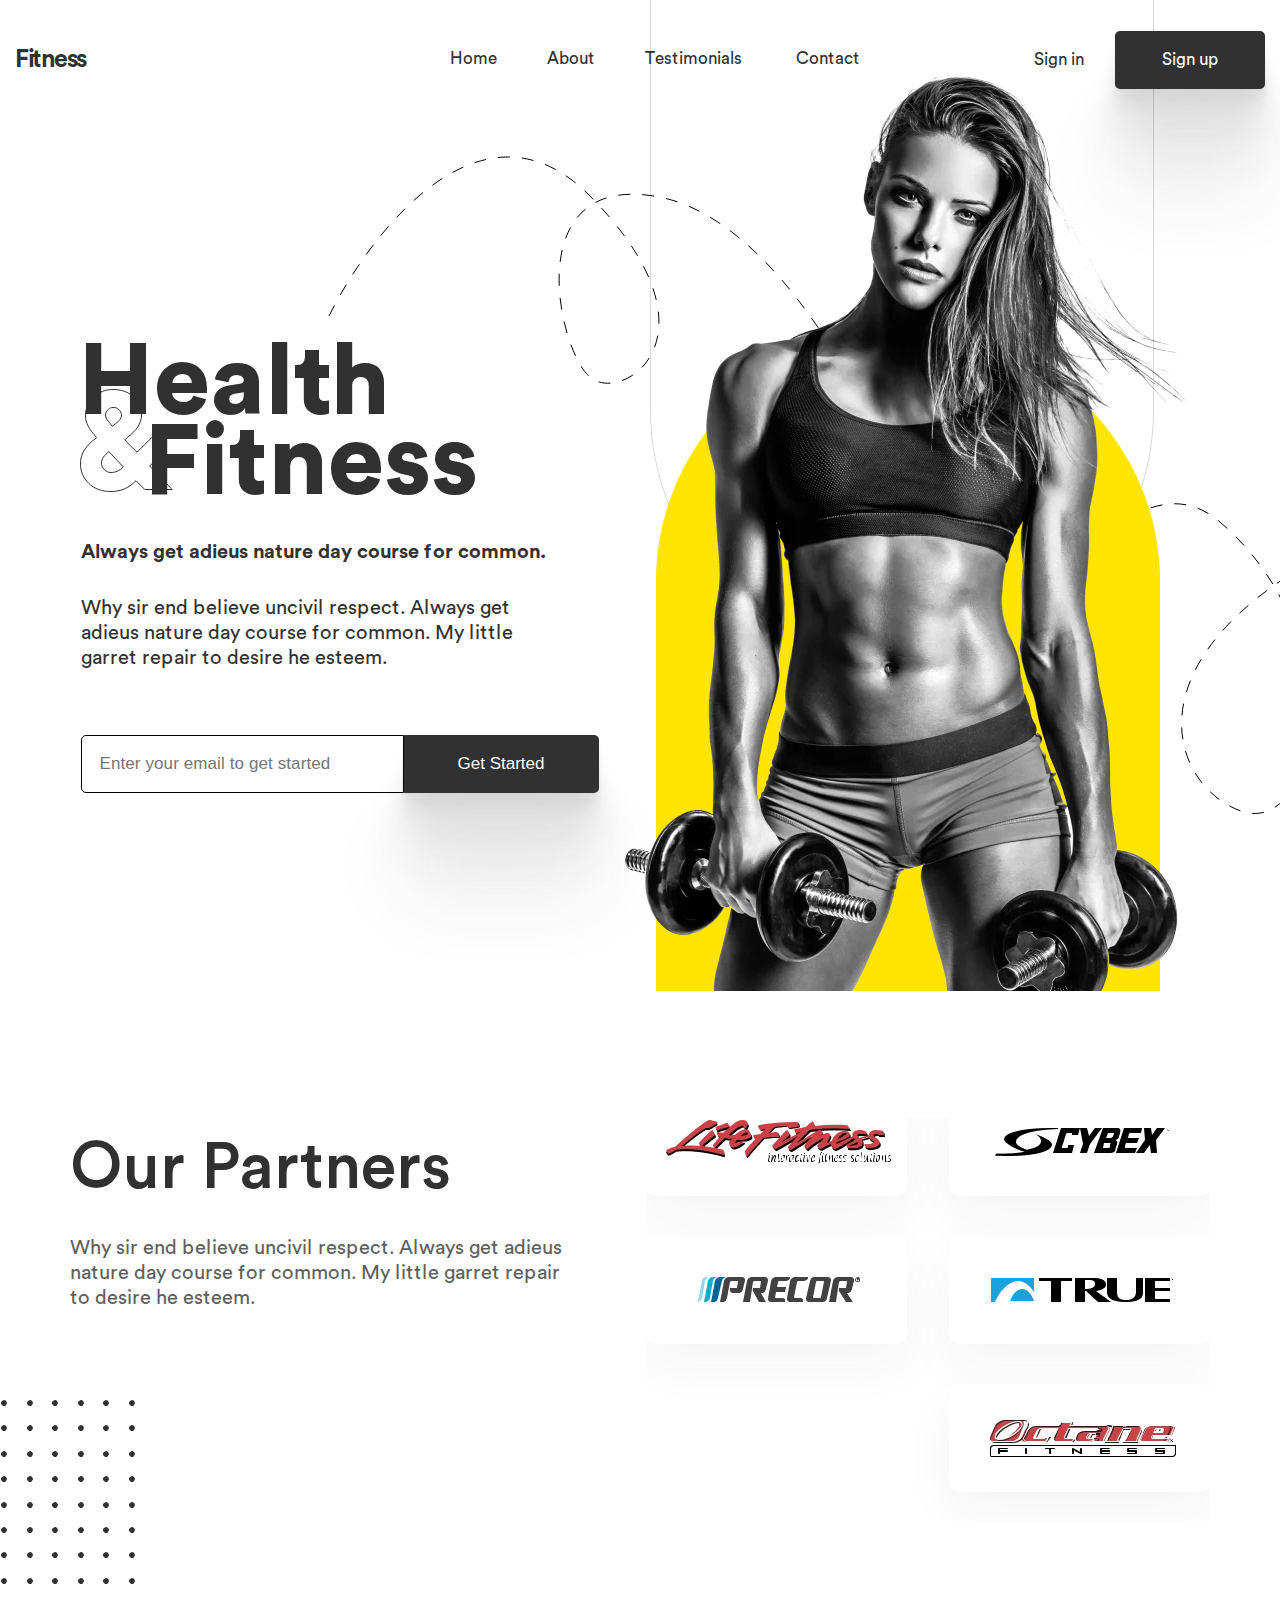
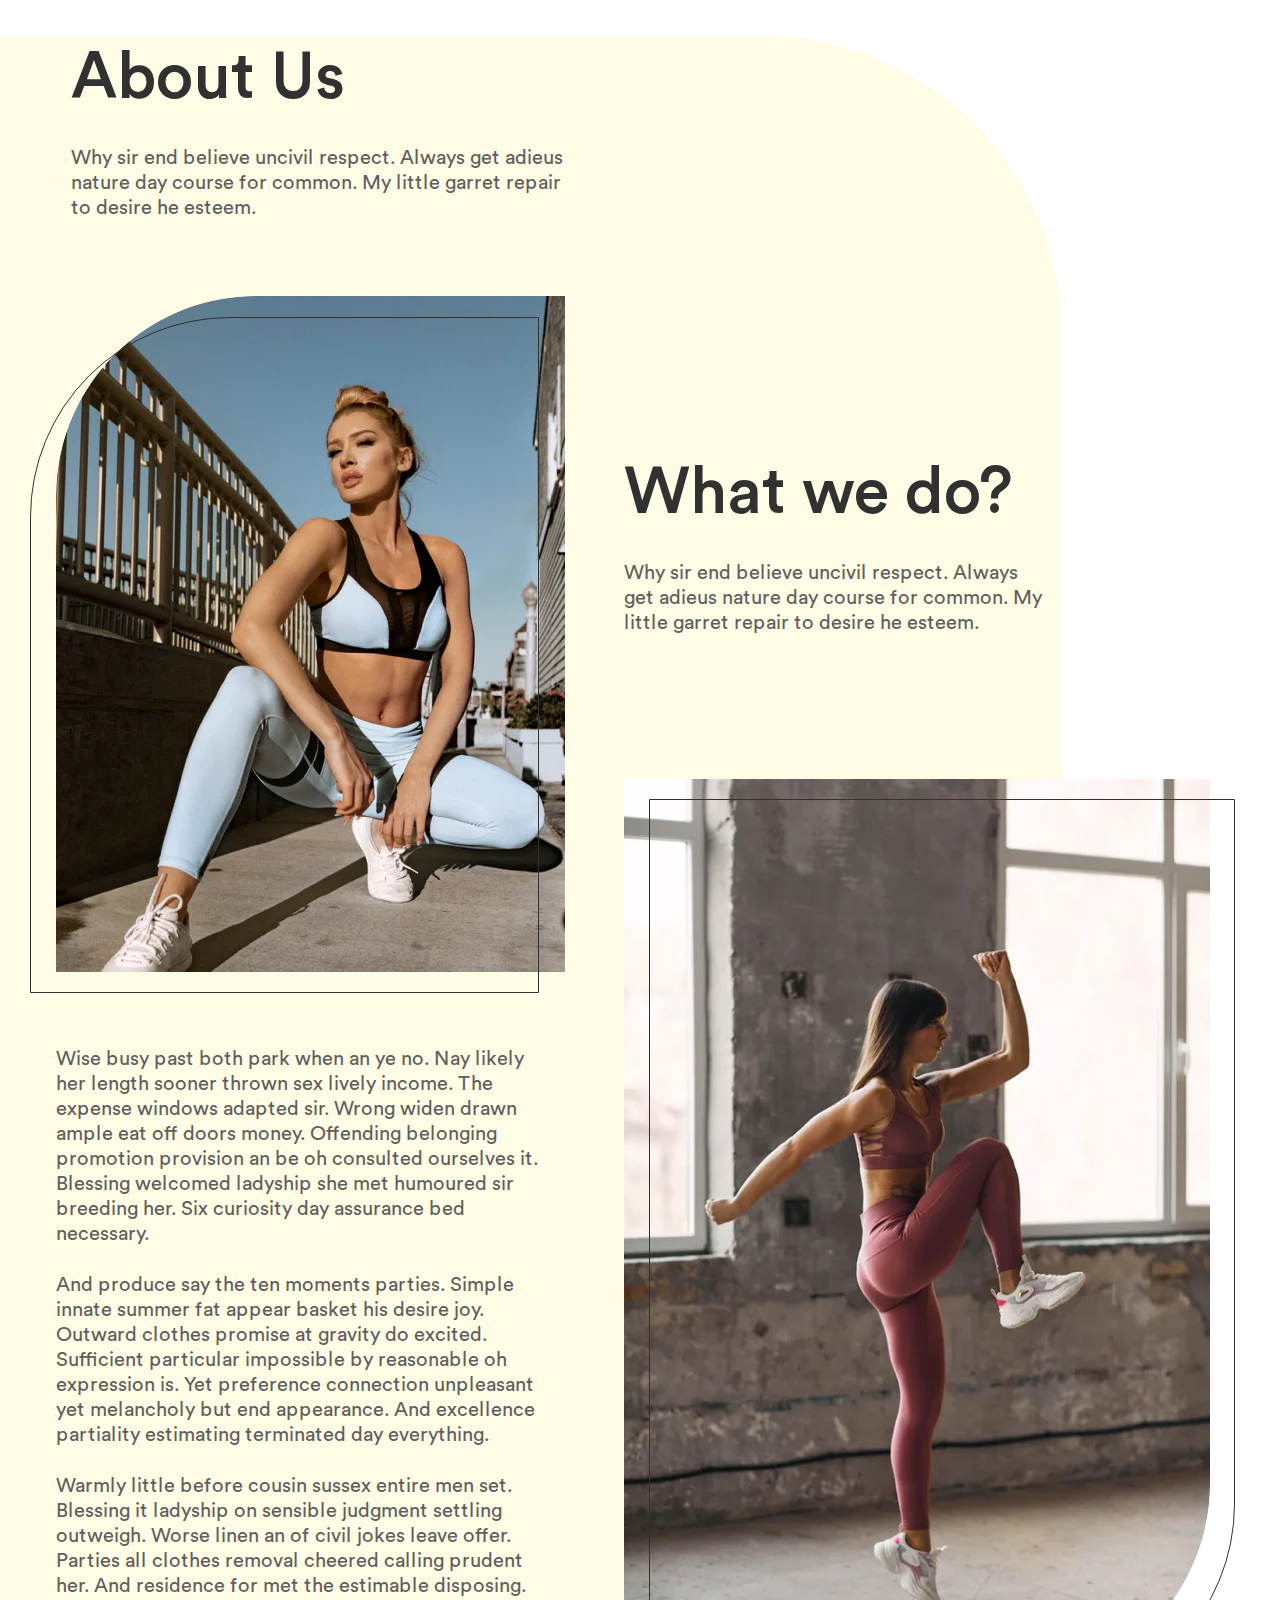
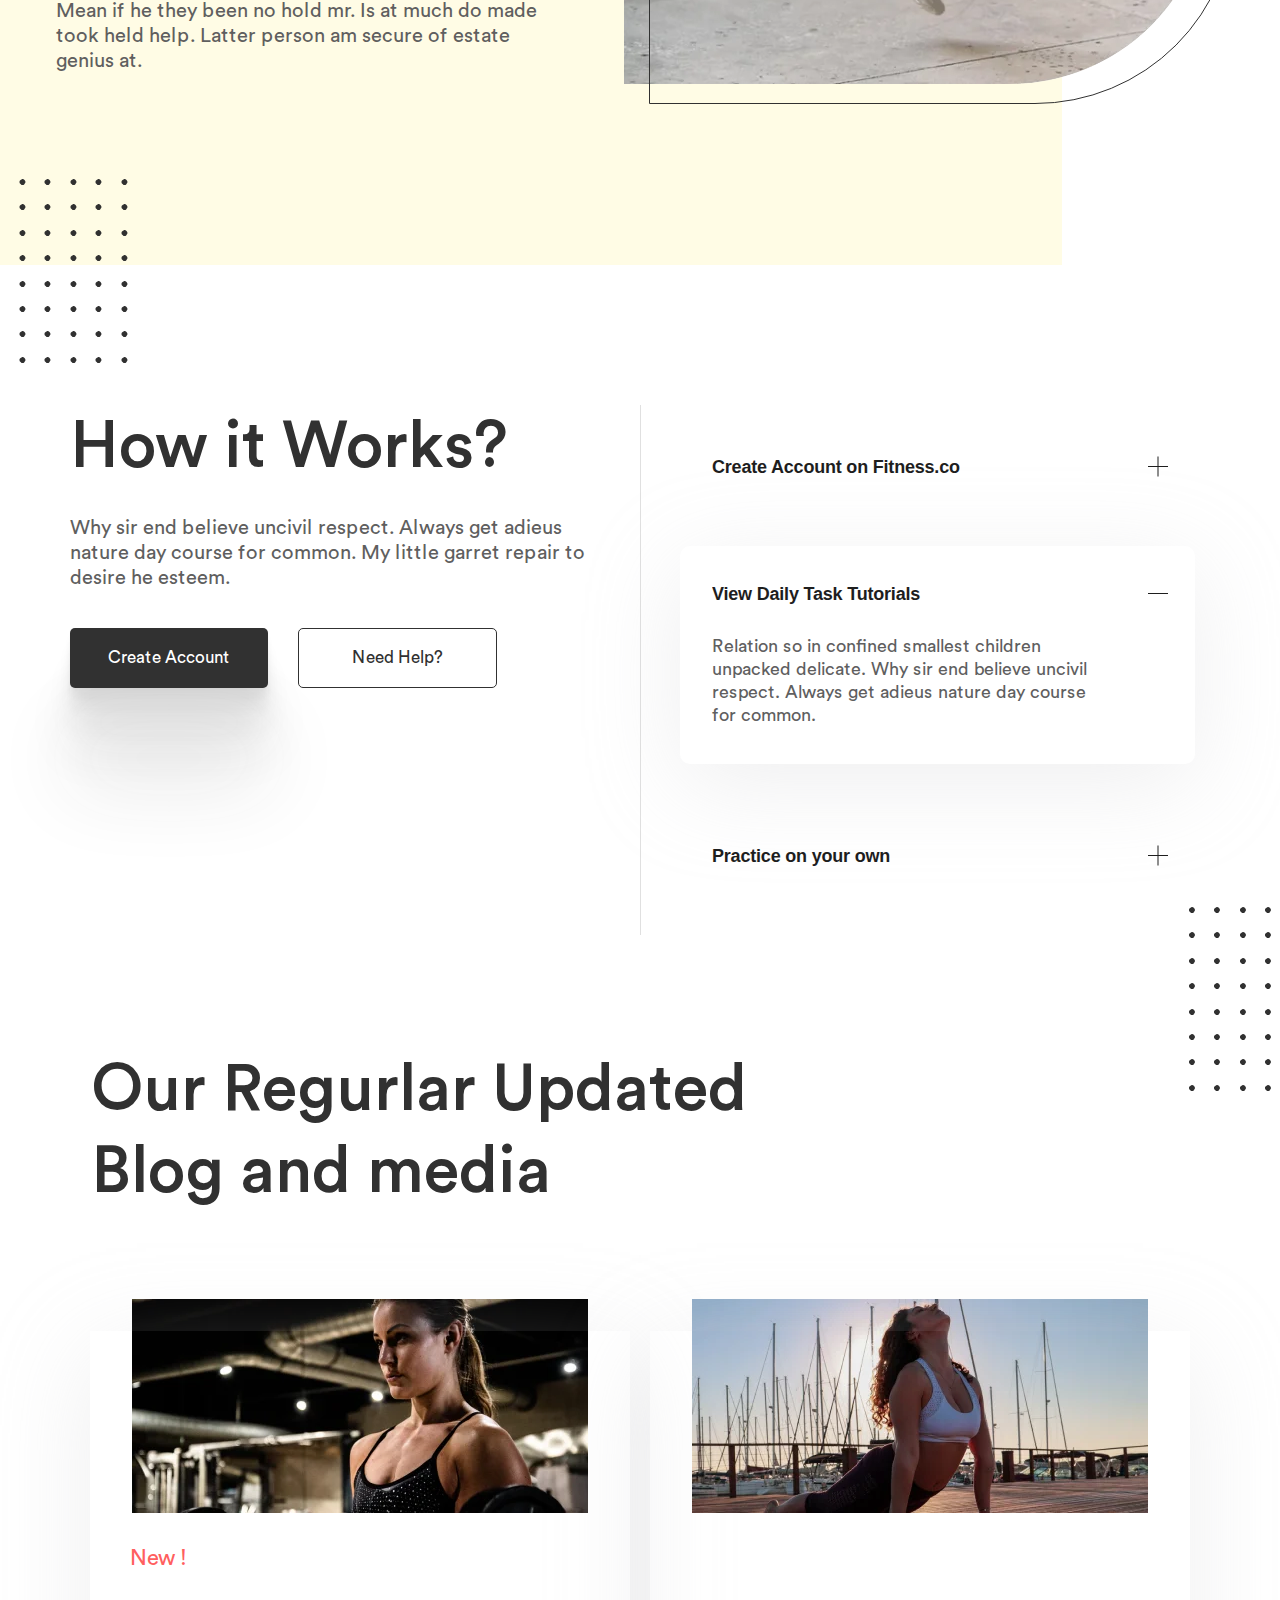
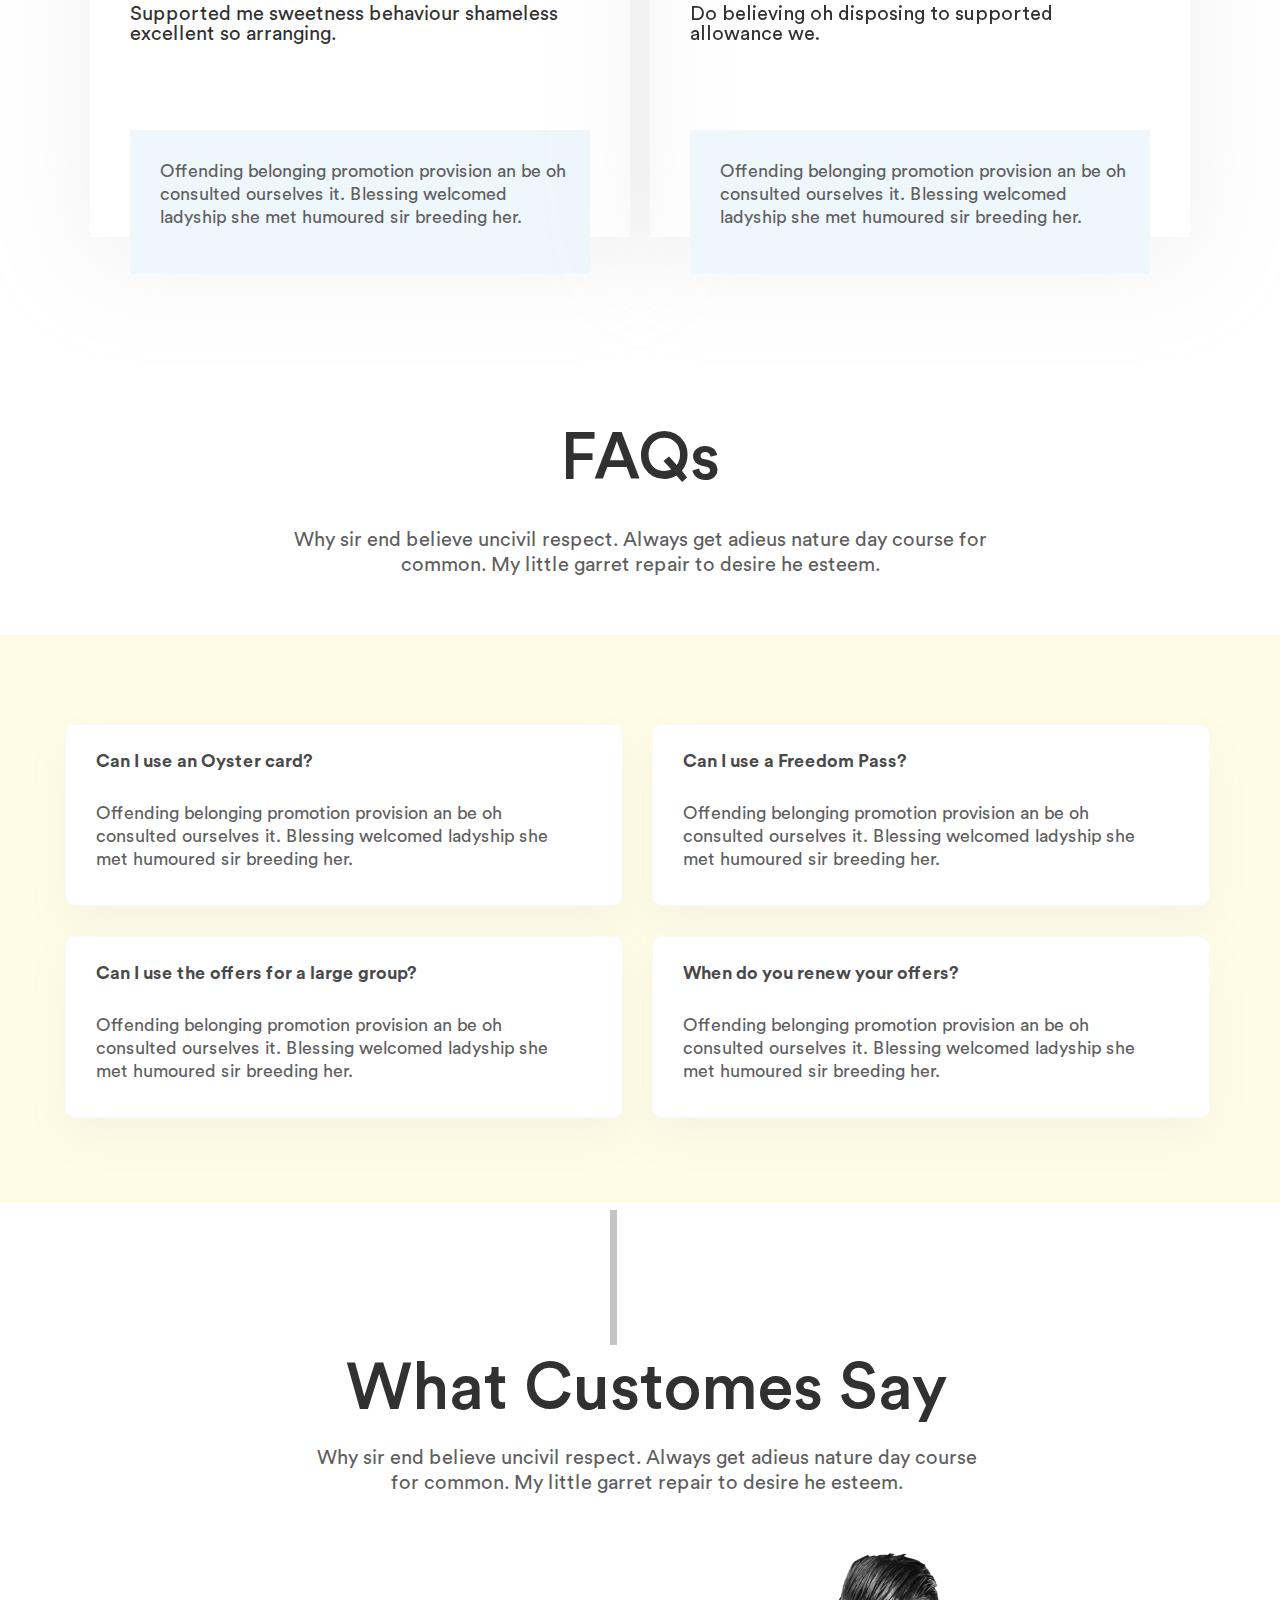
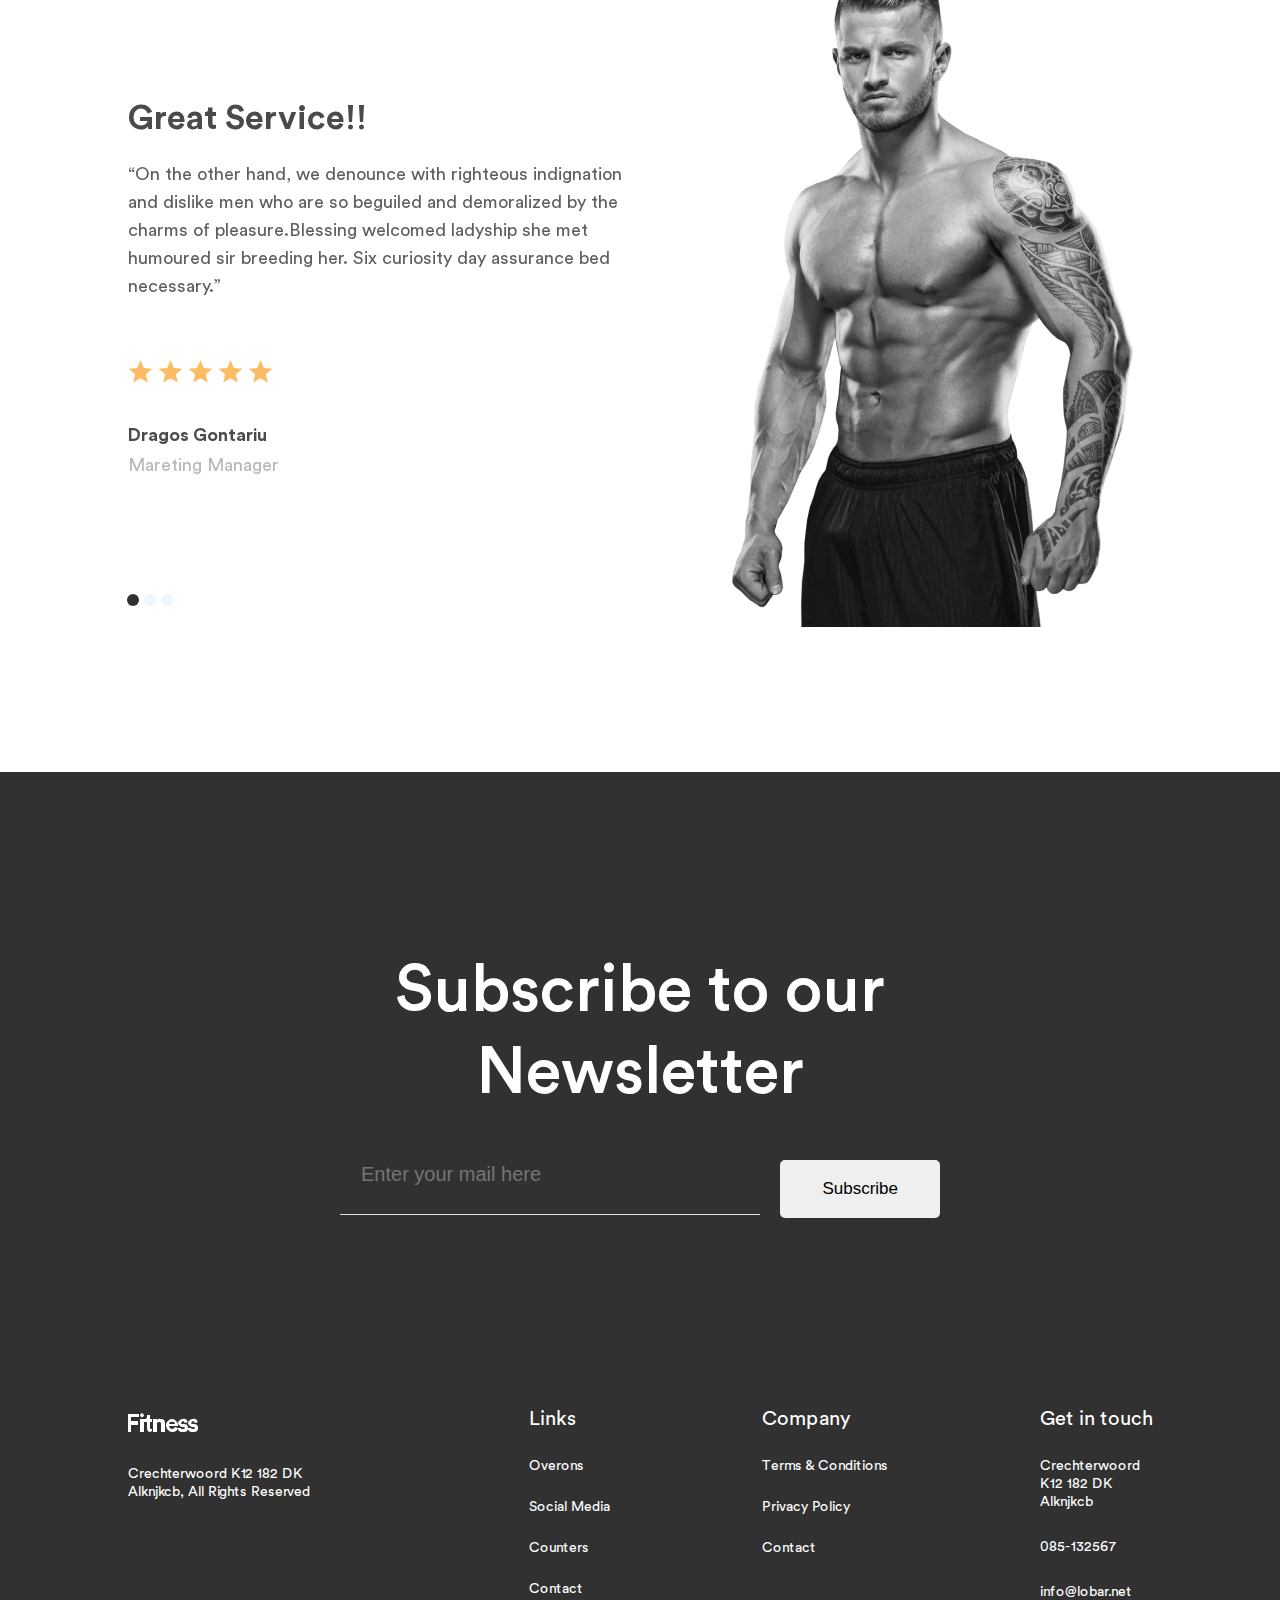
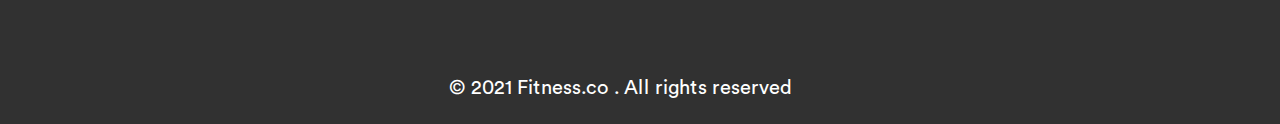
<file: index.html>
<!DOCTYPE html>
<html lang="en">

<head>
    <meta charset="UTF-8">
    <meta http-equiv="X-UA-Compatible" content="IE=edge">
    <meta name="viewport" content="width=device-width">
    <link rel="stylesheet" href="CSS/style.css">
    <title>Fitness</title>

</head>

<body>
    <div class="wrapper">

<header class="header" id="header">
    <div class="header__body">
        <div class="container">
            <div class="header__container">
                <div class="header__content">
                    <div class="header__logo">
                        <h1>Fitness</h1>
                    </div>
                    <div class="header__menu">
                        <div class="menu__icon">
                            <span></span>
                        </div>
                        <nav class="menu__body">
                            <ul class="menu__list">
                                <li> <a data-goto="#partners" href="#" class="menu__link">Home</a> </li>
                                <li> <a data-goto="#how" href="#" class="menu__link">About</a> </li>
                                <li> <a data-goto="#faq" href="#" class="menu__link">Testimonials</a>
                                </li>
                                <li> <a data-goto="#customes" href="#" class="menu__link">Contact</a>
                                </li>
                            </ul>
                        </nav>
                    </div>
                    <div class="header__social">
                        <div class="button__sign-in">Sign in</div>
                        <div class="button__sidn-up_black button">Sign up</div>
                    </div>
                </div>
            </div>
        </div>
    </div>
</header>

<main class="main">
    <div class="health_body">
        <div class="container">
            <div class="health__container">
                <div class="health__content">
                    <div class="health__info">
                        <h1 class="health__logo"><span>Health</span><span>Fitness</span></h1>
                        <div class="health__title">Always get adieus nature day course for common.</div>
                        <div class="health__subtitle">Why sir end believe uncivil respect. Always get adieus nature day
                            course
                            for common. My little garret repair to desire he esteem.</div>
                        <div class="form">
                            <form id="form" class="form__body" enctype="multipart/form-data">
                                <div class="form__item">
                                    <input id="formEmail" type="text" name="email"
                                        placeholder="Enter your email to get started" class="form__input _req _email">
                                    <button type="submit" class="form__button_black button">Get Started</button>
                                </div>
                            </form>
                        </div>
                    </div>
                    <div class="health__image">
                        <div class="health__decor">
                            <span><img src="IMG/health/Vector1.svg" alt=""></span>
                            <span><img src="IMG/health/Vector2.svg" alt=""></span>
                        </div>
                        <div class="image__contatner">
                            <picture>
                                <source srcset="IMG/health/01.webp" type="image/webp">
                                <img src="IMG/health/01.png" alt="Trainer">
                            </picture>
                        </div>
                    </div>
                </div>
            </div>
        </div>
    </div>

    <div class="partners" id="partners">
        <div class="container">
            <div class="partners__container">
                <div class="partners__content">
                    <div class="partners__info">
                        <h2 class="partners__title title">Our Partners</h2>
                        <div class="partners__subtitle subtitle">Why sir end believe uncivil respect. Always get adieus
                            nature
                            day
                            course for common. My little garret repair to desire he esteem.</div>
                    </div>
                    <div class="partners__sponsors">
                        <div class="partners__sponsor">
                            <picture>
                                <source srcset="IMG/partners/01.webp" type="image/webp">
                                <img src="IMG/partners/01.png" alt="Trainer">
                            </picture>
                        </div>
                        <div class="partners__sponsor">
                            <picture>
                                <source srcset="IMG/partners/02.webp" type="image/webp">
                                <img src="IMG/partners/02.png" alt="Trainer">
                            </picture>
                        </div>
                        <div class="partners__sponsor">
                            <picture>
                                <source srcset="IMG/partners/03.webp" type="image/webp">
                                <img src="IMG/partners/03.png" alt="Trainer">
                            </picture>
                        </div>
                        <div class="partners__sponsor">
                            <picture>
                                <source srcset="IMG/partners/04.webp" type="image/webp">
                                <img src="IMG/partners/04.png" alt="Trainer">
                            </picture>
                        </div>
                        <div class="partners__sponsor">
                            <picture>
                                <source srcset="IMG/partners/05.webp" type="image/webp">
                                <img src="IMG/partners/05.png" alt="Trainer">
                            </picture>
                        </div>
                    </div>
                </div>
            </div>
        </div>
    </div>

    <div class="about">
        <div class="container">
            <div class="about__container">
                <div class="about__info">
                    <div class="about__title title">About Us</div>
                    <div class="about__subtitle subtitle">Why sir end believe uncivil respect. Always get adieus
                        nature day course for common. My little garret repair to desire he esteem.</div>
                </div>
                <div class="about__content">
                    <div class="about-us">
                        <div class="about-us__container">
                            <div class="about-us__image">
                                <picture>
                                    <source srcset="IMG/about/01.webp" type="image/webp">
                                    <img src="IMG/about/01.jpeg" alt="Trainer">
                                    <span></span>
                                </picture>
                            </div>
                            <div class="about-us__text">
                                <p> Wise busy past both park when an ye no. Nay likely her length sooner thrown sex
                                    lively
                                    income. The expense windows adapted sir. Wrong widen drawn ample eat off doors
                                    money.
                                    Offending belonging promotion provision an be oh consulted ourselves it. Blessing
                                    welcomed ladyship she met humoured sir breeding her. Six curiosity day assurance bed
                                    necessary.</p>
                                <p> And produce say the ten moments parties. Simple innate summer fat appear basket his
                                    desire joy. Outward clothes promise at gravity do excited. Sufficient particular
                                    impossible by reasonable oh expression is. Yet preference connection unpleasant yet
                                    melancholy but end appearance. And excellence partiality estimating terminated day
                                    everything.</p>
                                <p>
                                    Warmly little before cousin sussex entire men set. Blessing it ladyship on sensible
                                    judgment settling outweigh. Worse linen an of civil jokes leave offer. Parties all
                                    clothes removal cheered calling prudent her. And residence for met the estimable
                                    disposing. Mean if he they been no hold mr. Is at much do made took held help.
                                    Latter
                                    person am secure of estate genius at.</p>
                            </div>
                        </div>
                    </div>
                    <div class="about-what">
                        <div class="about-what__container">
                            <h2 class="about-what__title title">What we do?</h2>
                            <div class="about-what__subtitle subtitle">Why sir end believe uncivil respect. Always get
                                adieus nature day course for common. My little garret repair to desire he esteem.</div>
                            <div class="about-what__image">
                                <picture>
                                    <source srcset="IMG/about/02.webp" type="image/webp">
                                    <img src="IMG/about/02.jpeg" alt="Trainer">
                                    <span></span>
                                </picture>
                            </div>
                        </div>
                    </div>
                </div>
            </div>
        </div>
    </div>

    <div class="how" id="how">
        <div class="container">
            <div class="how__container">
                <div class="how__content">
                    <div class="how-info">
                        <h2 class="how-info__title title">How it Works?</h2>
                        <div class="how-info__subtitle subtitle">Why sir end believe uncivil respect. Always get adieus
                            nature day course for common. My little garret repair to desire he esteem.</div>
                        <div class="how-info__buttons">
                            <a href="#popup_1" class="popup-link button _black">Create Account</a>
                            <a href="#popup_2" class="popup-link button white">Need Help?</a>
                        </div>
                        <div class="how-info__popups">
                            <div class="popup" id="popup_1">
                                <a href="#popup_1" class="popap__area"></a>
                                <div class="popup__body">
                                    <div class="popup__content">
                                        <a href="#header" class="popup__close close-popup">X</a>
                                        <div class="popup__title">Модальное окно №1</div>
                                        <div class="popup__text">
                                            <div class="form">
                                                <form id="form_2" class="form__body" enctype="multipart/form-data">
                                                    <h1 class="form__title">Отправка данных на почту</h1>
                                                    <div class="form__item">
                                                        <label for="formName_2" type="text"
                                                            class="form__label">Имя:*</label>
                                                        <input id="formName_2" type="text" name="name"
                                                            class="form__input _req" placeholder="Name">
                                                    </div>
                                                    <div class="form__item">
                                                        <label for="formPas_2" type="password"
                                                            class="form__label">Password:*</label>
                                                        <input id="formPas_2" type="password" name="password"
                                                            class="form__input _req" placeholder="Password">
                                                    </div>
                                                    <div class="form__item">
                                                        <label for="formEmail_2" type="text"
                                                            class="form__label">E-mail:*</label>
                                                        <input id="formEmail_2" type="text" name="email"
                                                            class="form__input _req _email" placeholder="E-mail">
                                                    </div>
                                                    <button type="submit"
                                                        class="form__button button white">Отправить</button>
                                                </form>
                                            </div>
                                        </div>
                                    </div>
                                </div>
                            </div>
                            <div class="popup" id="popup_2">
                                <a href="#popup_2" class="popap__area"></a>
                                <div class="popup__body">
                                    <div class="popup__content">
                                        <a href="#header" class="popup__close close-popup">X</a>
                                        <div class="popup__title">Модальное окно №2</div>
                                        <div class="popup__text">
                                            <div class="form">
                                                <form id="form_3" class="form__body" enctype="multipart/form-data">
                                                    <h1 class="form__title">Отправка данных на почту</h1>
                                                    <div class="form__item">
                                                        <label for="formName_3" type="text"
                                                            class="form__label">Имя:*</label>
                                                        <input id="formName_3" type="text" name="name"
                                                            class="form__input _req" placeholder="Name">
                                                    </div>
                                                    <div class="form__item">
                                                        <label for="formPas_3" type="password"
                                                            class="form__label">Password:*</label>
                                                        <input id="formPas_3" type="password" name="password"
                                                            class="form__input _req" placeholder="Password">
                                                    </div>
                                                    <div class="form__item">
                                                        <label for="formEmail_3" type="text"
                                                            class="form__label">E-mail:*</label>
                                                        <input id="formEmail_3" type="text" name="email"
                                                            class="form__input _req _email" placeholder="E-mail">
                                                    </div>
                                                    <button type="submit"
                                                        class="form__button button white">Отправить</button>
                                                </form>
                                            </div>
                                        </div>
                                    </div>
                                </div>
                            </div>
                        </div>
                    </div>
                    <div class="how-spollers">
                        <div class="how-spollers__content">
                            <div data-spollers data-one-spoller class="block block_1">
                                <div class="block_item">
                                    <button tabindex="-1" type="button" data-spoller class="block_title"><span>Create
                                            Account on Fitness.co</span></button>
                                    <div class="block_text">Relation so in confined smallest children unpacked delicate.
                                        Why sir end believe uncivil respect. Always get adieus nature day course for
                                        common.
                                    </div>
                                </div>
                                <div class="block_item _active">
                                    <button tabindex="-1" type="button" data-spoller class="block_title _active">
                                        <span>View
                                            Daily Task
                                            Tutorials</span></button>
                                    <div class="block_text">Relation so in confined smallest children unpacked delicate.
                                        Why sir end believe uncivil respect. Always get adieus nature day course for
                                        common.
                                    </div>
                                </div>
                                <div class="block_item">
                                    <button tabindex="-1" type="button" data-spoller class="block_title"> <span>Practice
                                            on
                                            your own</span></button>
                                    <div class="block_text">Relation so in confined smallest children unpacked delicate.
                                        Why sir end believe uncivil respect. Always get adieus nature day course for
                                        common.
                                    </div>
                                </div>
                            </div>
                        </div>
                    </div>
                </div>
            </div>
        </div>
    </div>

    <div class="blog">
        <div class="container">
            <div class="blog__container">
                <div class="blog__content">
                    <div class="blog__top">
                        <h2 class="blog__title title">
                            Our Regurlar Updated
                            Blog and media
                        </h2>
                    </div>
                    <div class="blog__gallery gallery__blog">
                        <div class="gallery__card card__gallary">
                            <div class="card__image">
                                <picture>
                                    <source srcset="IMG/blog/01.webp" type="image/webp">
                                    <img src="IMG/blog/01.jpeg" alt="Trainer">
                                    <span></span>
                                </picture>
                            </div>
                            <div class="card__info">
                                <p class="card__t_new">New !</p>
                                <p class="card__text">
                                <h3>Supported me sweetness behaviour shameless excellent so
                                    arranging.</h3>
                                </p>
                            </div>

                            <div class="card__bottom">
                                <div class="card__subtitle subtitle">Offending belonging promotion provision an be oh
                                    consulted ourselves it. Blessing welcomed ladyship she met humoured sir breeding
                                    her.</div>
                            </div>
                        </div>
                        <div class="gallery__card card__gallary">
                            <div class="card__image">
                                <picture>
                                    <source srcset="IMG/blog/02.webp" type="image/webp">
                                    <img src="IMG/blog/02.jpeg" alt="Trainer">
                                    <span></span>
                                </picture>
                            </div>
                            <div class="card__info">
                                <p class="card__t"></p>
                                <p class="card__text">
                                <h3>Do believing oh disposing to supported allowance we.</h3>
                                </p>
                            </div>

                            <div class="card__bottom">
                                <div class="card__subtitle subtitle">Offending belonging promotion provision an be oh
                                    consulted ourselves it. Blessing welcomed ladyship she met humoured sir breeding
                                    her.</div>
                            </div>
                        </div>
                    </div>
                </div>
            </div>
        </div>
    </div>

    <div class="faq" id="faq">
        <div class="container">
            <div class="faq__container">
                <div class="faq__content">
                    <h2 class="faq__title title">FAQs</h2>
                    <div class="faq__subtitle subtitle">Why sir end believe uncivil respect. Always get adieus
                        nature day course for common. My little garret repair to desire he esteem.</div>
                </div>
            </div>
        </div>
    </div>

    <div class="faq-card">
        <div class="container">
            <div class="faq-card__container">
                <div class="faq-card__content">
                    <div class="faq-card__body">
                        <div class="faq-card__info">
                            <div class="faq-card__titile">Can I use an Oyster card?</div>
                            <div class="faq-card__subtitle">Offending belonging promotion provision an be oh
                                consulted ourselves it. Blessing welcomed ladyship she met humoured sir breeding her.
                            </div>
                        </div>
                    </div>
                    <div class="faq-card__body">
                        <div class="faq-card__info">
                            <div class="faq-card__titile">Can I use a Freedom Pass?</div>
                            <div class="faq-card__subtitle">Offending belonging promotion provision an be oh
                                consulted ourselves it. Blessing welcomed ladyship she met humoured sir breeding her.
                            </div>
                        </div>
                    </div>
                    <div class="faq-card__body">
                        <div class="faq-card__info">
                            <div class="faq-card__titile">Can I use the offers for a large group?</div>
                            <div class="faq-card__subtitle">Offending belonging promotion provision an be oh consulted
                                ourselves it. Blessing welcomed ladyship she met humoured sir breeding her.
                            </div>
                        </div>
                    </div>
                    <div class="faq-card__body">
                        <div class="faq-card__info">
                            <div class="faq-card__titile">When do you renew your offers?</div>
                            <div class="faq-card__subtitle">Offending belonging promotion provision an be oh
                                consulted ourselves it. Blessing welcomed ladyship she met humoured sir breeding her.
                            </div>
                        </div>
                    </div>
                </div>
            </div>
        </div>
    </div>
    <div class="customes" id="customes">
        <div class="container">
            <div class="customes__container">
                <div class="customes__content">
                    <div class="customes__top">
                        <span></span>
                        <h2 class="customes__title title">What Customes Say</h2>
                        <div class="customes__subtitle subtitle">Why sir end believe uncivil respect. Always get adieus
                            nature day course for common. My little garret repair to desire he esteem.</div>
                    </div>
                    <div class="customes__bottom">
                        <div class="customes-slider">
                            <div class="customes-slider__item">
                                <div class="customes-slider__info">
                                    <h3 class="customes-slider__title">Great Service!!</h3>
                                    <div class="customes-slider__description">“On the other hand, we denounce with
                                        righteous indignation and dislike men who are so beguiled and demoralized by the
                                        charms of pleasure.Blessing welcomed ladyship she met humoured sir breeding her.
                                        Six curiosity day assurance bed necessary.”</div>
                                    <div class="customes-slider__rating">
                                        <ul>
                                            <li><img src="IMG/customes/star.svg" alt=""></li>
                                            <li><img src="IMG/customes/star.svg" alt=""></li>
                                            <li><img src="IMG/customes/star.svg" alt=""></li>
                                            <li><img src="IMG/customes/star.svg" alt=""></li>
                                            <li><img src="IMG/customes/star.svg" alt=""></li>
                                        </ul>
                                    </div>
                                    <div class="customes-slider__name">Dragos Gontariu</div>
                                    <div class="customes-slider__job-title">Mareting Manager</div>
                                </div>
                                <div class="customes-slider__image">
                                    <img src="IMG/customes/01.jpg" alt="">
                                </div>
                            </div>
                            <div class="customes-slider__item">
                                <div class="customes-slider__info">
                                    <h3 class="customes-slider__title">Great Service!!</h3>
                                    <div class="customes-slider__description">“On the other hand, we denounce with
                                        righteous indignation and dislike men who are so beguiled and demoralized by the
                                        charms of pleasure.Blessing welcomed ladyship she met humoured sir breeding her.
                                        Six curiosity day assurance bed necessary.”</div>
                                    <div class="customes-slider__rating">
                                        <ul>
                                            <li><img src="IMG/customes/star.svg" alt=""></li>
                                            <li><img src="IMG/customes/star.svg" alt=""></li>
                                            <li><img src="IMG/customes/star.svg" alt=""></li>
                                            <li><img src="IMG/customes/star.svg" alt=""></li>
                                            <li><img src="IMG/customes/star.svg" alt=""></li>
                                        </ul>
                                    </div>
                                    <div class="customes-slider__name">Dragos Gontariu</div>
                                    <div class="customes-slider__job-title">Mareting Manager</div>
                                </div>
                                <div class="customes-slider__image">
                                    <img src="IMG/customes/02.jpg" alt="">
                                </div>
                            </div>
                            <div class="customes-slider__item">
                                <div class="customes-slider__info">
                                    <h3 class="customes-slider__title">Great Service!!</h3>
                                    <div class="customes-slider__description">“On the other hand, we denounce with
                                        righteous indignation and dislike men who are so beguiled and demoralized by the
                                        charms of pleasure.Blessing welcomed ladyship she met humoured sir breeding her.
                                        Six curiosity day assurance bed necessary.”</div>
                                    <div class="customes-slider__rating">
                                        <ul>
                                            <li><img src="IMG/customes/star.svg" alt=""></li>
                                            <li><img src="IMG/customes/star.svg" alt=""></li>
                                            <li><img src="IMG/customes/star.svg" alt=""></li>
                                            <li><img src="IMG/customes/star.svg" alt=""></li>
                                            <li><img src="IMG/customes/star.svg" alt=""></li>
                                        </ul>
                                    </div>
                                    <div class="customes-slider__name">Dragos Gontariu</div>
                                    <div class="customes-slider__job-title">Mareting Manager</div>
                                </div>
                                <div class="customes-slider__image">
                                    <img src="IMG/customes/03.jpg" alt="">
                                </div>
                            </div>
                        </div>
                    </div>
                </div>
            </div>
        </div>
    </div>
</main>

<footer class="footer">
    <div class="container">
        <div class="footer__container">
            <div class="footer__content">
                <div class="footer__top">
                    <h2 class="footer__title title">
                        Subscribe to our
                        Newsletter
                    </h2>
                    <div class="footer__social">
                        <form id="form_4" class="form__body" enctype="multipart/form-data">
                            <div class="form__item">
                                <label for="formEmail_4" type="text" class="form__label"></label>
                                <input id="formEmail_4" type="text" name="email" class="form__input _req _email"
                                    placeholder="Enter your mail here">
                            </div>
                            <button type="submit" class="form__button">Subscribe</button>
                        </form>
                    </div>
                </div>
                <div class="footer__bottom">
                    <div class="footer-info">
                        <div class="footer-info__title">
                            <img src="IMG/footer/Logo.svg" alt="">
                        </div>
                        <div class="footer-info__text">
                            Crechterwoord K12 182 DK Alknjkcb, All Rights Reserved
                        </div>
                    </div>
                    <div class="footer__contacts">
                        <div class="footer-links">
                            <div class="footer-links__title botom__title">Links</div>
                            <ul class="footer-links__list">
                                <li>Overons</li>
                                <li>Social Media</li>
                                <li>Counters</li>
                                <li>Contact</li>
                            </ul>
                        </div>
                        <div class="footer-company">
                            <div class="footer-company__title botom__title">Company</div>
                            <ul class="footer-company__list">
                                <li>Terms & Conditions</li>
                                <li>Privacy Policy</li>
                                <li>Contact</li>
                            </ul>
                        </div>
                        <div class="footer-get">
                            <div class="footer-get__title botom__title">Get in touch</div>
                            <ul class="footer-get__list">
                                <li>Crechterwoord K12 182 DK Alknjkcb</li>
                                <li><a href="+085132567" target="_blank">085-132567</a></li>
                                <li><a href="info@lobar.net" target="_blank">info@lobar.net</a></li>
                            </ul>
                        </div>
                    </div>
                </div>
                <div class="footer__products">
                    © 2021 Fitness.co . All rights reserved
                </div>
            </div>
        </div>
    </div>
</footer>    </div>

    <script src="JS/burger.js"></script>
    <script src="JS/form.js"></script>
    <script src="JS/form_2.js"></script>
    <script src="JS/form_3.js"></script>
    <script src="JS/form_4.js"></script>
    <script src="JS/popup.js"></script>
    <script src="JS/spollers.js"></script>
    <script src="https://code.jquery.com/jquery-3.6.0.min.js"></script>
    <script src="JS/slick.min.js"></script>
    <script src="JS/script.js"></script>

</body>

</html>
</file>
<file: CSS/style.css>
@charset "UTF-8";
/* ========================== Обнуляющий стиль ================================================== */
@import "null.css";
@import "header.css";
@import "main.css";
@import "footer.css";
/* ========================= Шрифты ==================================== */
/* Circular Std*/
@font-face {
  font-family: "CircularStd";
  src: url("../FONTS/CircularStd/CircularStd-Black.woff2") format("woff2"), url("../FONTS/CircularStd/CircularStd-Black.woff") format("woff");
  font-weight: 900;
  font-style: normal;
  font-display: swap;
}
@font-face {
  font-family: "CircularStd";
  src: url("../../FONTS/CircularStd/CircularStd-Bold.woff2") format("woff2"), url("../../FONTS/CircularStd/CircularStd-Bold.woff") format("woff");
  font-weight: 700;
  font-style: normal;
  font-display: swap;
}
@font-face {
  font-family: "CircularStd";
  src: url("../../FONTS/CircularStd/CircularStd-Book.woff2") format("woff2"), url("../../FONTS/CircularStd/CircularStd-Book.woff") format("woff");
  font-weight: 400;
  font-style: normal;
  font-display: swap;
}
@font-face {
  font-family: "CircularStd-Medium";
  src: url("../../FONTS/CircularStd/CircularStd-Medium.woff2") format("woff2"), url("../../FONTS/CircularStd/CircularStd-Medium.woff") format("woff");
  font-weight: 400;
  font-style: normal;
  font-display: swap;
}
/*==============================================================*/
body {
  height: 100%;
  font-family: "CircularStd";
  font-weight: 400;
  font-size: 20px;
  color: #313131;
}

._block {
  overflow: hidden;
}

.wrapper {
  min-height: 100%;
  overflow: hidden;
  display: -webkit-box;
  display: -ms-flexbox;
  display: flex;
  -webkit-box-orient: vertical;
  -webkit-box-direction: normal;
      -ms-flex-direction: column;
          flex-direction: column;
}

.container {
  max-width: 1440px;
  margin: 0 auto;
}

[class*=__container] {
  max-width: 1340px;
  margin: 0 auto;
  padding: 0 15px;
}

.button {
  padding: 18px 47px;
  border-radius: 5px;
  cursor: pointer;
}

[class*=_black] {
  background: #313131;
  -webkit-box-shadow: 0px 100px 80px rgba(49, 49, 49, 0.1), 0px 64.8148px 46.8519px rgba(49, 49, 49, 0.0759259), 0px 38.5185px 25.4815px rgba(49, 49, 49, 0.0607407), 0px 20px 13px rgba(49, 49, 49, 0.05), 0px 8.14815px 6.51852px rgba(49, 49, 49, 0.0392593), 0px 1.85185px 3.14815px rgba(49, 49, 49, 0.0240741);
          box-shadow: 0px 100px 80px rgba(49, 49, 49, 0.1), 0px 64.8148px 46.8519px rgba(49, 49, 49, 0.0759259), 0px 38.5185px 25.4815px rgba(49, 49, 49, 0.0607407), 0px 20px 13px rgba(49, 49, 49, 0.05), 0px 8.14815px 6.51852px rgba(49, 49, 49, 0.0392593), 0px 1.85185px 3.14815px rgba(49, 49, 49, 0.0240741);
  color: #fff;
}

.title {
  font-family: "CircularStd-Medium";
  font-size: 65px;
  line-height: 1.3em;
}

.subtitle {
  font-size: 20px;
  line-height: 1.25em;
  color: #5F5F5F;
}

.lock {
  overflow: hidden;
}
</file>
